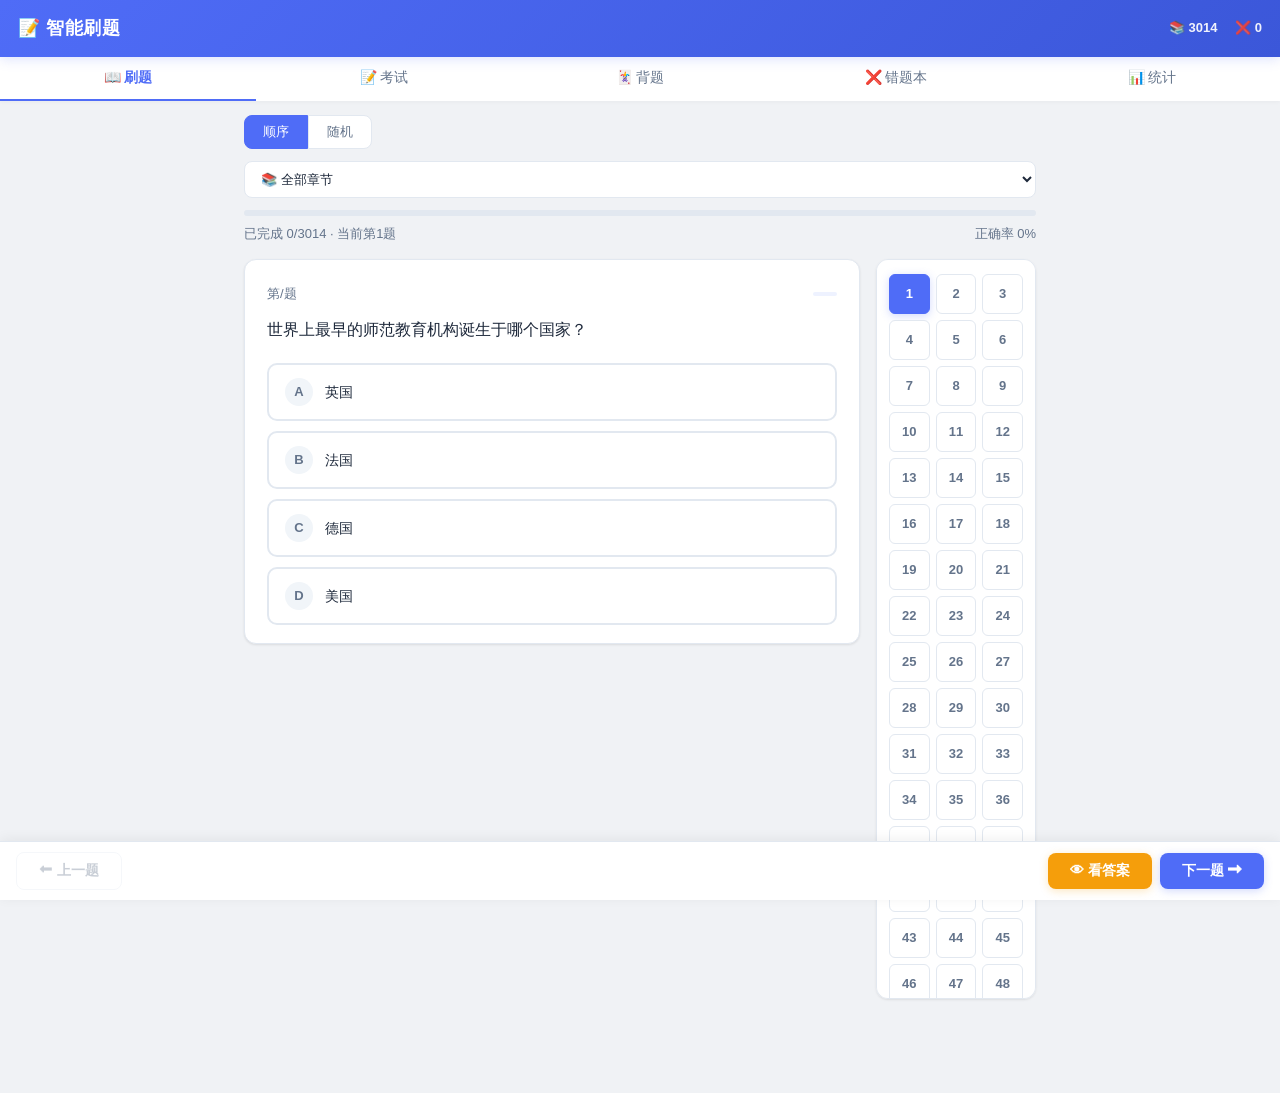
<file: index.html>
<!DOCTYPE html>
<html>
<head>
<meta charset="UTF-8">
<meta http-equiv="refresh" content="0;url=quiz-system/">
<title>智能刷题系统</title>
</head>
<body>
<script>location.href='quiz-system/'</script>
</body>
</html>
</file>
